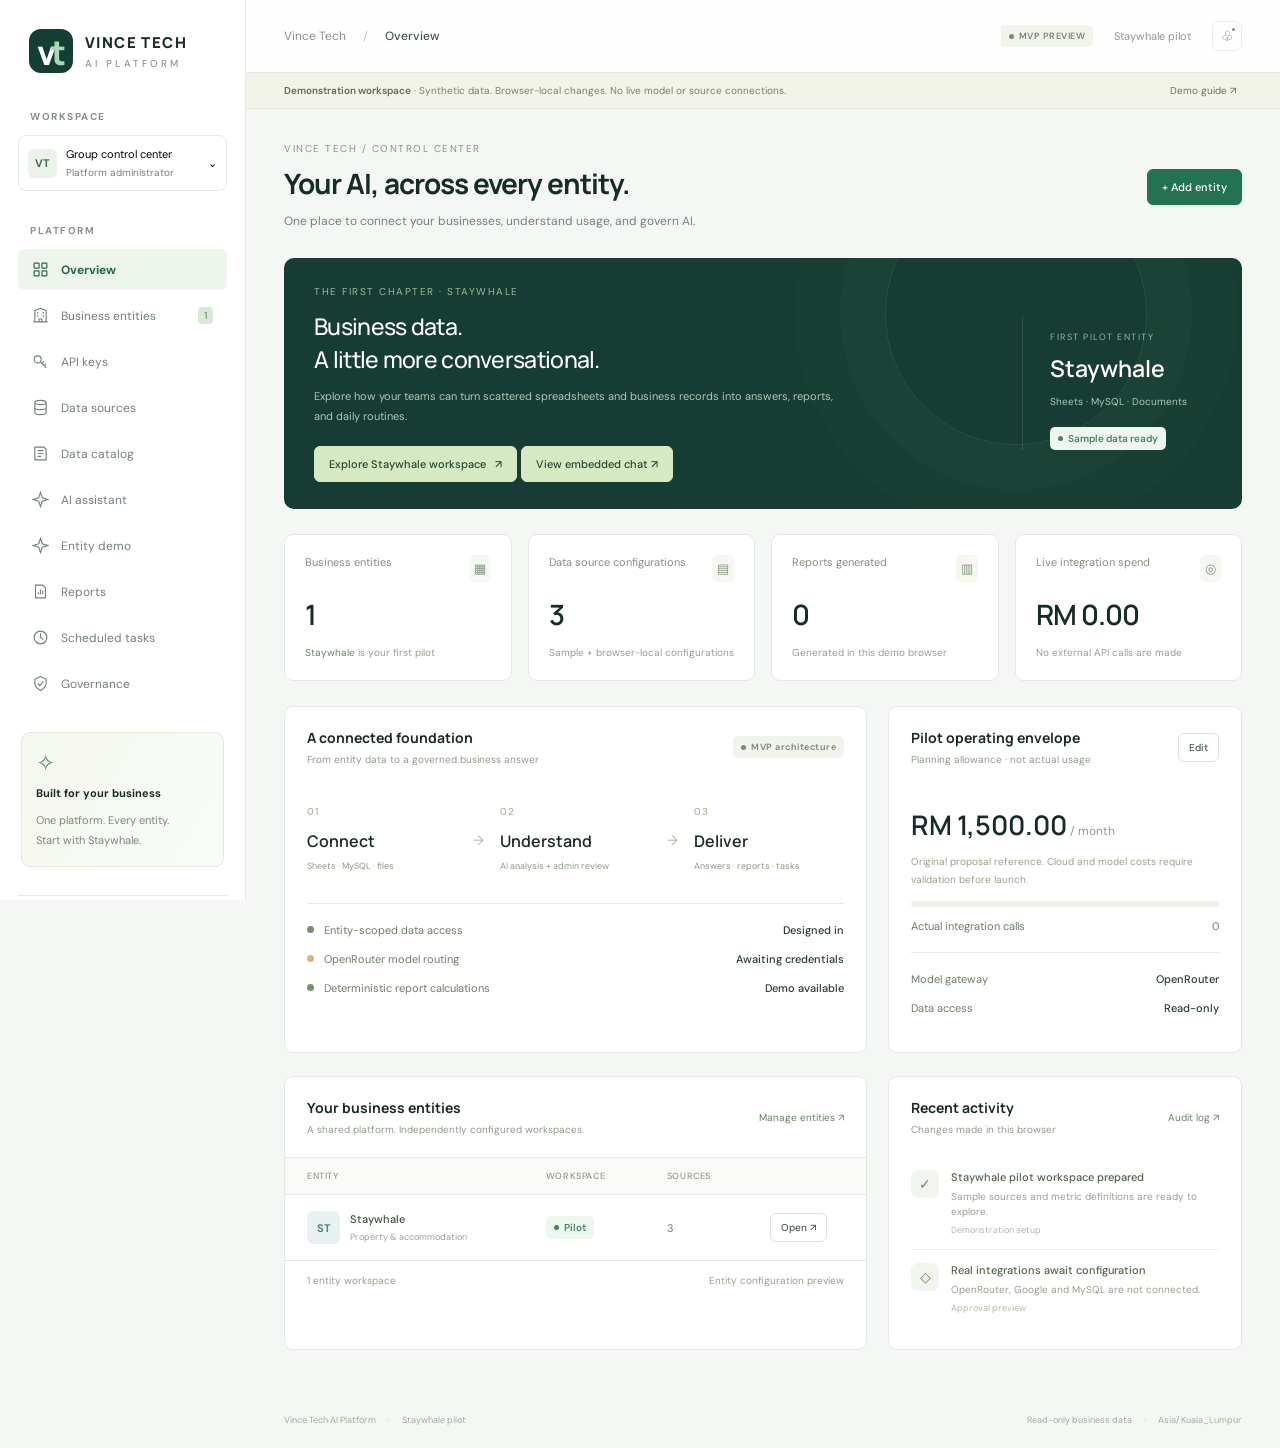
<file: index.html>
<!doctype html><html lang="en"><head><meta charset="utf-8"><meta name="viewport" content="width=device-width,initial-scale=1"><meta name="theme-color" content="#132d2a"><meta name="description" content="Vince Tech AI Platform interactive approval MVP with Staywhale pilot, source catalog, reporting, and governance."><link rel="icon" href="data:image/svg+xml,%3Csvg xmlns='http://www.w3.org/2000/svg' viewBox='0 0 32 32'%3E%3Crect width='32' height='32' rx='7' fill='%23173c33'/%3E%3Ctext x='5' y='23' fill='%23d5eac3' font-family='Arial' font-size='21'%3Evt%3C/text%3E%3C/svg%3E"><title>Vince Tech · AI Platform</title><link rel="stylesheet" href="style.css"></head><body><aside id="sidebar"><a class="brand" href="#overview"><span class="brandmark">v<span>t</span></span><span>VINCE TECH<small>AI PLATFORM</small></span></a><div class="workspace-label">WORKSPACE</div><button class="workspace" id="workspace"><span class="entity-logo">VT</span><span id="workspaceName">Group control center<small>Platform administrator</small></span><span>⌄</span></button><div class="workspace-label">PLATFORM</div><nav id="nav"></nav><div class="side-bottom"><div class="pilot-note"><span class="spark">✧</span><b>Built for your business</b><p>One platform. Every entity.<br>Start with Staywhale.</p></div><div class="profile"><span class="avatar">VT</span><span>Vince Tech Admin<small>Approval preview</small></span><button class="icon-button" id="guide" aria-label="Open demo guide">?</button></div></div></aside><div id="shell"><header><button class="icon-button mobile-menu" id="menu" aria-label="Toggle navigation">☰</button><div class="breadcrumb">Vince Tech <span>/</span> <b id="crumb">Overview</b></div><div class="header-right"><span class="badge neutral">MVP PREVIEW</span><span class="header-date">Staywhale pilot</span><button class="icon-button" id="notifications" aria-label="View notifications">♧<i></i></button></div></header><div class="demo-strip"><span><b>Demonstration workspace</b><span class="demo-detail"> · Synthetic data. Browser-local changes. No live model or source connections.</span></span><button id="tour">Demo guide ↗</button></div><main id="main"></main><footer><span>Vince Tech AI Platform <span class="footer-dot">·</span> Staywhale pilot</span><span>Read-only business data <span class="footer-dot">·</span> Asia/Kuala_Lumpur</span></footer></div><dialog id="modal"><div id="modalContent"></div></dialog><div id="toast" role="status"></div><script src="engine.js"></script><script src="assistant-ui.js"></script><script src="app.js"></script></body></html>
</file>
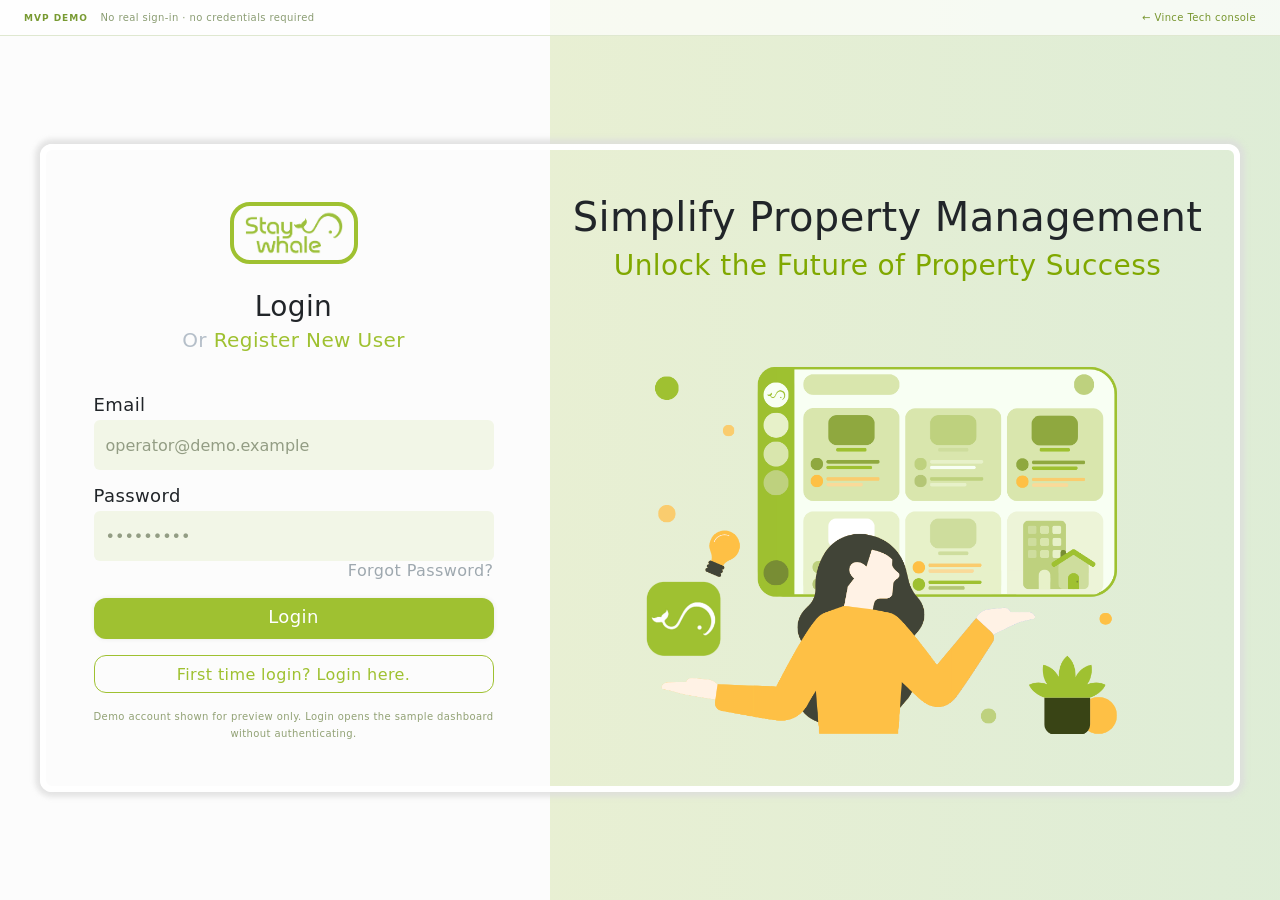
<file: staywhale-login.html>
<!doctype html><html lang="en"><head><meta charset="utf-8"><meta name="viewport" content="width=device-width,initial-scale=1"><meta name="theme-color" content="#9fc131"><title>Staywhale · Demo Login</title><meta name="description" content="Staywhale-branded MVP login preview. No real account credentials needed."><link rel="icon" href="assets/staywhale-icon.png"><link rel="stylesheet" href="staywhale-login.css"></head><body><header class="login-preview-bar"><span><b>MVP DEMO</b> No real sign-in · no credentials required</span><a href="index.html#integration">← Vince Tech console</a></header><main class="login-stage"><section class="login-card" aria-label="Staywhale demo login"><div class="login-input-col"><div class="login-logo"><img src="assets/staywhale-logo.png" alt="Staywhale" width="120"></div><div class="login-title"><h1>Login</h1><p>Or <button class="link" data-info="Registration is not required for this demonstration. Click Login to enter the sample workspace.">Register New User</button></p></div><div class="login-form"><label for="demoEmail">Email</label><input id="demoEmail" type="email" value="operator@demo.example" readonly autocomplete="off" aria-describedby="demoAccessNote"><label for="demoPassword">Password</label><input id="demoPassword" type="password" value="demo-only" readonly autocomplete="off" aria-describedby="demoAccessNote"><div class="forgot"><button data-info="This demonstration does not connect to Staywhale accounts. No password is required." class="link">Forgot Password?</button></div><a class="login-button" href="staywhale.html" aria-label="Login to demo workspace">Login</a><button class="first-login" data-info="Use the Login button above to enter the demo. The displayed account is a sample and is not a real Staywhale account.">First time login? Login here.</button><p class="demo-note" id="demoAccessNote">Demo account shown for preview only. Login opens the sample dashboard without authenticating.</p></div></div><div class="login-col"><h2>Simplify Property Management</h2><h3>Unlock the Future of Property Success</h3><img src="assets/staywhale-login-illustration.png" alt="Staywhale property management illustration" class="login-illustration"></div></section></main><dialog id="loginInfo"><h2>Staywhale demo</h2><p id="loginInfoText"></p><button id="closeLoginInfo">Got it</button></dialog><script src="staywhale-login.js"></script></body></html>
</file>
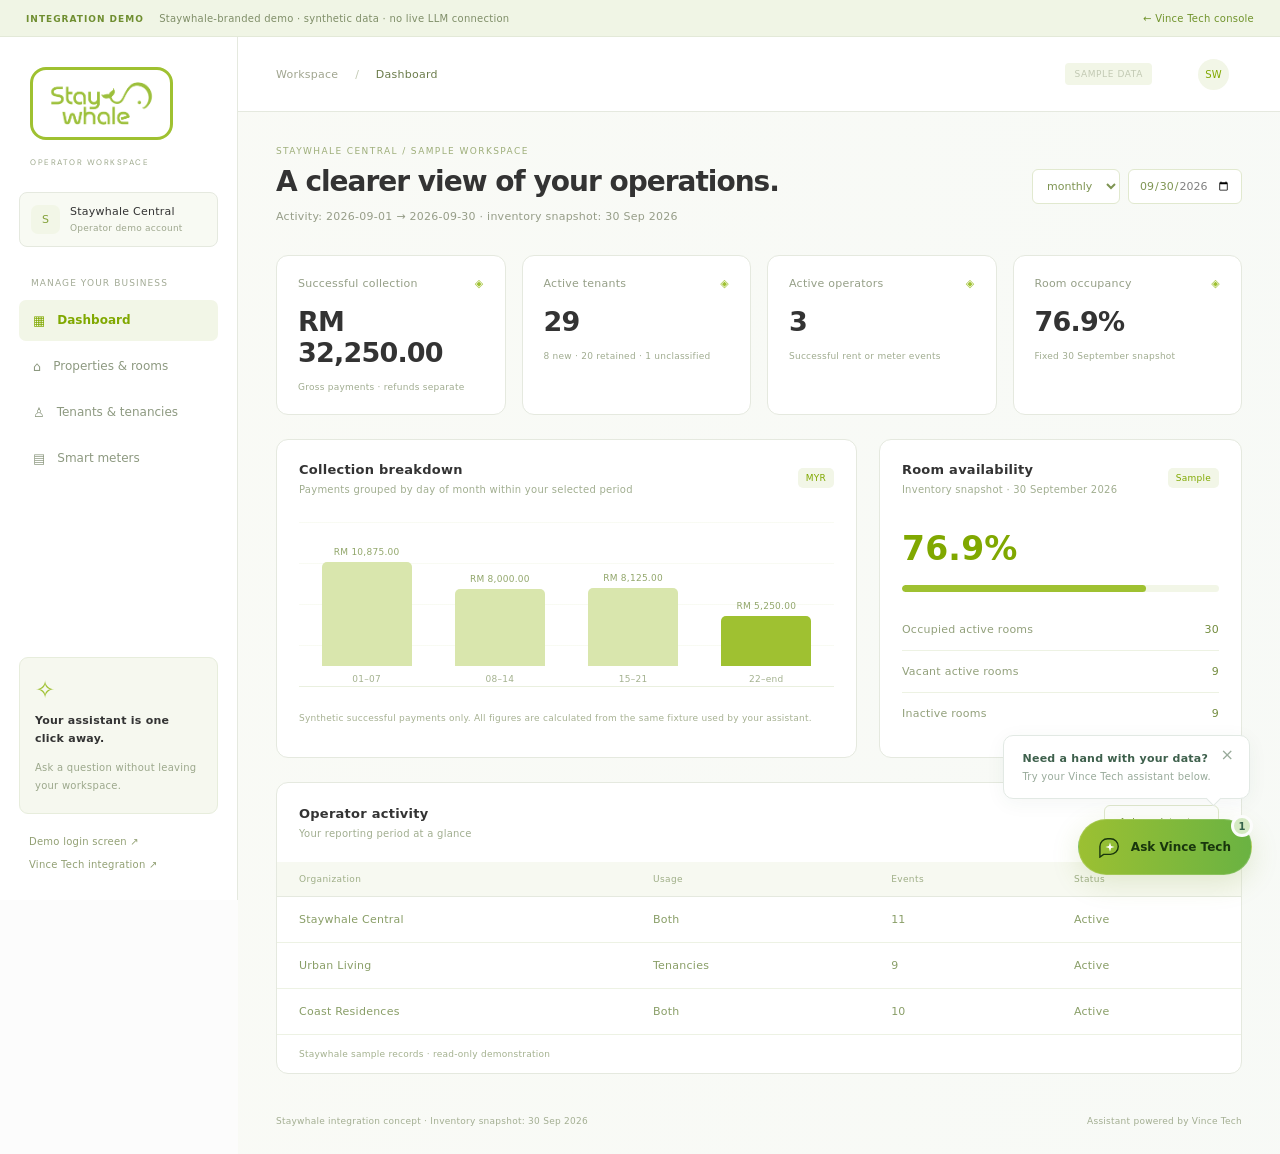
<file: staywhale.html>
<!doctype html><html lang="en"><head><meta charset="utf-8"><meta name="viewport" content="width=device-width,initial-scale=1"><meta name="theme-color" content="#155e91"><title>Staywhale · Embedded Vince Tech Assistant Demo</title><meta name="description" content="Experience the Vince Tech assistant embedded in a Staywhale operator dashboard. Interactive sample-data demonstration."><link rel="icon" href="assets/staywhale-icon.png"><link rel="stylesheet" href="staywhale.css"><link rel="stylesheet" href="assistant-embedded.css"></head><body><div class="integration-banner"><span><b>INTEGRATION DEMO</b> Staywhale-branded demo · synthetic data · no live LLM connection</span><a href="index.html#integration">← Vince Tech console</a></div><aside class="sw-sidebar"><a href="staywhale.html" class="sw-brand"><span class="sw-brand-frame"><img src="assets/staywhale-logo.png" alt="Staywhale"></span><small>OPERATOR WORKSPACE</small></a><div class="sw-org"><span>S</span><div>Staywhale Central<small>Operator demo account</small></div></div><div class="sw-nav-label">MANAGE YOUR BUSINESS</div><nav id="swNav"><button data-view="dashboard" aria-label="Dashboard" class="selected">▦ <span>Dashboard</span></button><button data-view="properties" aria-label="Properties & rooms">⌂ <span>Properties & rooms</span></button><button data-view="tenants" aria-label="Tenants & tenancies">♙ <span>Tenants & tenancies</span></button><button data-view="meters" aria-label="Smart meters">▤ <span>Smart meters</span></button></nav><div class="sw-sidebar-bottom"><div class="sw-tip"><span>✧</span><b>Your assistant is one click away.</b><p>Ask a question without leaving your workspace.</p></div><a href="staywhale-login.html">Demo login screen ↗</a><a href="index.html#integration">Vince Tech integration ↗</a></div></aside><div class="sw-shell"><header class="sw-header"><button id="swMenu" class="plain-icon sw-mobile" aria-label="Toggle Staywhale navigation">☰</button><div>Workspace <span>/</span> <b id="swCrumb">Dashboard</b></div><div class="sw-profile"><span class="sw-demo-tag">SAMPLE DATA</span><span class="sw-avatar">SW</span></div></header><main id="swMain"></main><footer class="sw-footer">Staywhale integration concept · Inventory snapshot: 30 Sep 2026 <span>Assistant powered by Vince Tech</span></footer></div><div class="launcher-hint" id="launcherHint"><b>Need a hand with your data?</b><span>Try your Vince Tech assistant below.</span><button id="dismissHint" aria-label="Dismiss assistant hint">×</button></div><button id="vtLauncher" class="vt-launcher" aria-label="Open Vince Tech assistant" aria-expanded="false" aria-controls="vtPanel"><svg viewBox="0 0 24 24" aria-hidden="true"><path d="M21 11.5a8.5 8.5 0 0 1-8.5 8.5H5l-4 3V11.5A8.5 8.5 0 0 1 9.5 3h3a8.5 8.5 0 0 1 8.5 8.5Z"/><path d="m12 7 1.2 3.8L17 12l-3.8 1.2L12 17l-1.2-3.8L7 12l3.8-1.2Z"/></svg><span>Ask Vince Tech</span><i id="vtUnread">1</i></button><section id="vtPanel" class="vt-panel" role="region" aria-labelledby="vtTitle" hidden><div class="vt-head"><div><h2 id="vtTitle">Staywhale assistant</h2><p>Structured sample queries · English / 中文 keywords</p></div><button id="vtReset" aria-label="Clear chat" title="Clear chat">Clear chat</button><button id="vtClose" aria-label="Minimize assistant" title="Minimize">−</button></div><div class="vt-period-controls"><label class="sr-only" for="vtPeriod">Assistant reporting frequency</label><select id="vtPeriod"><option value="daily">Daily</option><option value="weekly">Weekly</option><option value="monthly" selected>Monthly</option><option value="yearly">Yearly</option></select><label class="sr-only" for="vtDate">Assistant reporting date</label><input id="vtDate" type="date" min="2026-08-01" max="2026-10-31" value="2026-09-30"><span class="vt-engine-badge">Local demo engine</span></div><div class="vt-messages" id="vtMessages" role="log" aria-label="Conversation" aria-live="polite" aria-relevant="additions"></div><form id="vtForm" class="vt-form"><label for="vtInput" class="sr-only">Message Vince Tech assistant</label><textarea id="vtInput" rows="1" maxlength="1000" placeholder="Ask about your Staywhale data…" required></textarea><button id="vtSend" type="submit" aria-label="Send message">Send ↗</button></form><div class="vt-disclosure">Local scripted demo · no model call · <a href="index.html#catalog">review definitions ↗</a></div></section><dialog id="swReportDialog"><div class="print-actions"><b>Staywhale sample report</b><div><button id="swPrint">Print / save PDF</button><button id="swCloseReport" aria-label="Close report">×</button></div></div><div id="swReportContent"></div></dialog><div id="swToast" role="status"></div><script src="engine.js"></script><script src="assistant-ui.js"></script><script src="embedded.js"></script></body></html>
</file>
<file: style.css>
@import url('https://fonts.googleapis.com/css2?family=DM+Sans:wght@400;500;600;700&family=Manrope:wght@400;500;600;700;800&display=swap');
:root{--ink:#162c29;--muted:#74817d;--teal:#177f68;--mint:#e6f4ed;--line:#e4e9e5;--paper:#f5f7f4;--orange:#b9783d}*{box-sizing:border-box}body{margin:0;color:var(--ink);font:14px 'DM Sans',Arial,sans-serif;background:var(--paper)}button,input,select,textarea{font:inherit}button,a,input,select,textarea{outline-offset:4px}button{cursor:pointer}a{color:inherit;text-decoration:none}button{border:0}#sidebar{width:246px;position:fixed;inset:0 auto 0 0;background:#fff;border-right:1px solid var(--line);display:flex;flex-direction:column;padding:29px 18px 0;z-index:20}.brand{display:flex;align-items:center;gap:12px;padding:0 11px 34px;font:800 15px Manrope,Arial;letter-spacing:1.4px}.brand small{display:block;font:10px 'DM Sans',Arial;letter-spacing:3.1px;color:#7a8780;margin-top:4px}.brandmark{font:800 34px Manrope;letter-spacing:-5px;background:#143d34;color:white;width:44px;height:44px;text-align:center;border-radius:12px;padding-right:5px}.brandmark span{color:#a6d8b6}.workspace-label{font-size:10px;letter-spacing:1.5px;color:#87928b;font-weight:700;margin:3px 12px 12px}.workspace{display:flex;text-align:left;gap:9px;align-items:center;border:1px solid var(--line);background:white;padding:11px 9px;width:100%;border-radius:8px;font-size:11px;margin-bottom:30px}.workspace>span:last-child{margin-left:auto}.workspace small,.profile small{display:block;font-size:10px;color:var(--muted);margin-top:5px}.entity-logo{background:#eaf2e9;color:#436d53;width:29px;height:29px;border-radius:6px;display:inline-grid;place-items:center;font-weight:700;flex-shrink:0}nav{display:grid;gap:5px}nav a{display:flex;align-items:center;gap:12px;padding:12px 14px;color:#74807a;font-size:12px;border-radius:6px}nav a.active{background:#edf5ed;color:#24664a;font-weight:700}nav svg{width:17px;height:17px;stroke:currentColor;fill:none;stroke-width:1.6}nav .nav-count{margin-left:auto;font-size:10px;background:#d8ead7;color:#4b7d53;border-radius:4px;padding:2px 6px}.side-bottom{margin-top:auto}.pilot-note{border:1px solid #e4eadd;border-radius:9px;background:linear-gradient(120deg,#f5f8ef,#f9fbf8);padding:15px 14px;margin:28px 3px}.pilot-note b{font-size:11px;display:block;margin-top:8px}.pilot-note p{font-size:11px;line-height:1.8;color:#7b887b;margin-bottom:0}.spark{color:#62936c;font-size:23px}.profile{display:flex;align-items:center;gap:9px;padding:18px 3px;border-top:1px solid var(--line);font-size:11px}.avatar{background:#efe9dd;color:#8a7451;width:31px;height:31px;border-radius:50%;display:grid;place-items:center;font-size:10px}.profile button{margin-left:auto}#shell{margin-left:246px}header{height:73px;background:rgba(255,255,255,.9);border-bottom:1px solid var(--line);display:flex;align-items:center;justify-content:space-between;padding:0 38px}.breadcrumb{color:#87918b;font-size:12px}.breadcrumb span{margin:0 14px;color:#bdc6bd}.breadcrumb b{color:#45564c;font-weight:500}.header-right{display:flex;align-items:center;gap:21px}.header-date{font-size:11px;color:#8d978d}.icon-button{width:30px;height:30px;border-radius:6px;background:transparent;color:#6e7d71;border:1px solid #e8ece6;position:relative}.icon-button i{position:absolute;right:4px;top:4px;background:#73976a;border:2px solid white;width:7px;height:7px;border-radius:50%}.badge{font-size:10px;font-weight:600;display:inline-flex;align-items:center;gap:5px;border-radius:5px;background:#edf6ef;color:#48855c;padding:5px 8px;white-space:nowrap}.badge:before{content:'';height:5px;width:5px;background:currentColor;border-radius:50%}.badge.neutral{background:#f1f3ed;color:#7b876e;font-size:9px;letter-spacing:.5px}.badge.warn{background:#fff3e4;color:#a97635}.badge.blue{background:#edf2fa;color:#5577a4}.badge.off{background:#f3f1ef;color:#94897c}.demo-strip{display:flex;justify-content:space-between;align-items:center;padding:10px 38px;border-bottom:1px solid #e6e9dc;background:#f2f3e9;font-size:10px;color:#7b8069;gap:8px}.demo-strip b{font-weight:600;color:#626d52}.demo-strip button{background:none;color:#68774f;white-space:nowrap;font-size:10px}main{padding:33px 38px 24px;max-width:1700px;margin:auto;min-height:calc(100vh - 180px)}h1{font:700 28px Manrope,Arial;margin:0 0 9px;letter-spacing:-1px}h2{font:700 14px Manrope,Arial;margin:0}h3{font:700 13px Manrope,Arial;margin:0}.sub{font-size:12px;color:var(--muted);line-height:1.7;margin:0}.page-heading{display:flex;justify-content:space-between;align-items:center;gap:15px;margin-bottom:27px}.eyebrow{font-size:10px;letter-spacing:1.5px;color:#87977d;margin-bottom:9px}.actions{display:flex;gap:9px;align-items:center;flex-wrap:wrap}.btn{background:white;border:1px solid #dce3db;color:#455a4b;padding:10px 14px;border-radius:6px;font-size:11px;font-weight:500;display:inline-flex;align-items:center;gap:8px;justify-content:center;white-space:nowrap}.btn.primary{background:#237352;color:#fff;border-color:#237352;box-shadow:0 2px 2px #1b5d2510}.btn.danger{color:#ab5650}.btn:hover{filter:brightness(.97)}.btn.small{padding:7px 10px;font-size:10px}.hero{background:#173c33;border-radius:10px;padding:27px 30px;color:white;position:relative;overflow:hidden;display:flex;justify-content:space-between;gap:24px;margin-bottom:25px}.hero:after{content:'';position:absolute;width:260px;height:260px;border:1px solid #71907435;border-radius:50%;right:95px;top:-75px;box-shadow:0 0 0 45px #71907408,0 0 0 90px #71907408;pointer-events:none}.hero .eyebrow{color:#9aba9f}.hero h2{font-size:23px;font-weight:500;letter-spacing:-.7px;max-width:540px;line-height:1.4;margin:12px 0}.hero p{font-size:11px;line-height:1.8;color:#b3c6b8;max-width:520px}.hero .btn{background:#d5eac3;border-color:#d5eac3;color:#244731;margin-top:9px}.hero-side{z-index:1;min-width:190px;border-left:1px solid #ffffff20;padding:14px 0 0 27px;align-self:center}.hero-side small{font-size:9px;letter-spacing:1.5px;color:#9db59f;display:block}.hero-side b{font:600 23px Manrope;display:block;margin:9px 0}.hero-side p{margin:0;font-size:10px}.stats{display:grid;grid-template-columns:repeat(4,minmax(0,1fr));gap:16px;margin-bottom:25px}.stat{background:#fff;border:1px solid var(--line);border-radius:9px;padding:20px;min-width:0}.stat-top{display:flex;justify-content:space-between;color:#839080;font-size:11px;gap:6px}.stat-icon{color:#82977a;background:#f5f7f0;border-radius:5px;padding:5px;font-size:13px}.stat strong{display:block;font:600 28px Manrope;letter-spacing:-1px;margin:13px 0 9px}.stat small{font-size:10px;color:#94a08f}.stat small em{font-style:normal;color:#5c8764}.grid-two{display:grid;grid-template-columns:minmax(0,1.65fr) minmax(0,1fr);gap:21px;margin-bottom:23px}.panel{background:white;border:1px solid var(--line);border-radius:9px;overflow:hidden}.panel-head{padding:21px 22px;display:flex;justify-content:space-between;align-items:center;gap:12px}.panel-head p{font-size:10px;color:#8e9b8b;margin:6px 0 0}.panel-body{padding:0 22px 22px}.text-link{border:0;background:none;color:#688063;font-size:10px;white-space:nowrap}.chart{width:100%;height:190px;display:block}.chart-labels{display:flex;justify-content:space-between;font-size:9px;color:#91a08e;padding:0 8px}.chart-key{display:flex;gap:17px;font-size:9px;color:#83927d}.chart-key span:before{content:'';display:inline-block;width:6px;height:6px;background:#548865;border-radius:2px;margin-right:5px}.chart-key span:last-child:before{background:#cbdabb}.meter{height:6px;border-radius:6px;background:#eef1e9;overflow:hidden;margin:12px 0}.meter span{display:block;height:100%;background:#7ca06b;border-radius:6px}.budget-line{display:flex;justify-content:space-between;font-size:11px;color:#6b7d63}.budget-big{font:600 27px Manrope;margin:19px 0 3px}.budget-big small{font:12px 'DM Sans';color:#8d9a85}.divider{border-top:1px solid var(--line);margin:19px 0}.mini-row{display:flex;align-items:center;gap:10px;margin:15px 0;color:#6e7e67;font-size:11px}.mini-row .push{margin-left:auto;color:#293e2e;font-weight:500}.dot{width:7px;height:7px;border-radius:50%;background:#6e9764}.dot.amber{background:#d7b574}.table-wrap{overflow:auto}table{width:100%;border-collapse:collapse;text-align:left;white-space:nowrap}th{font-size:9px;text-transform:uppercase;font-weight:500;letter-spacing:.6px;color:#8d9987;background:#fafbf8;padding:12px 22px;border-top:1px solid var(--line);border-bottom:1px solid var(--line)}td{padding:16px 22px;font-size:11px;color:#6c7c64;border-bottom:1px solid #eef1e9}tbody tr:last-child td{border-bottom:0}td b{color:#3d5138;font-weight:500}.entity-cell{display:flex;align-items:center;gap:10px}.entity-cell small{display:block;color:#99a48f;font-size:9px;margin-top:5px}.entity-cell .entity-logo{width:33px;height:33px;background:#e8f1f1;color:#4d827e}.table-foot{padding:13px 22px;font-size:10px;color:#94a08b;display:flex;justify-content:space-between;border-top:1px solid var(--line)}.activity{display:flex;gap:12px;padding:13px 0;border-bottom:1px solid #eef1e9}.activity:last-child{border:0}.activity-icon{height:28px;width:28px;border-radius:7px;background:#f1f5ed;color:#6d8d5c;display:grid;place-items:center;flex-shrink:0}.activity b{display:block;font-size:11px;color:#526547;font-weight:500}.activity p{font-size:10px;color:#95a08c;margin:5px 0;line-height:1.5}.activity time{display:block;font-size:9px;color:#b0b8a7}.section-gap{margin-bottom:23px}.source-grid{display:grid;grid-template-columns:repeat(3,minmax(0,1fr));gap:18px;margin-bottom:24px}.source-card{padding:23px;border-radius:9px;border:1px solid var(--line);background:white}.source-card .source-icon{width:41px;height:41px;display:grid;place-items:center;border-radius:9px;background:#eaf3e8;color:#57884b;font-size:20px;margin-bottom:18px}.source-card p{color:#88967f;font-size:11px;line-height:1.8;min-height:40px}.source-card .badge{margin:10px 0 18px}.source-card .btn{width:100%}.notice{padding:14px 18px;background:#eef3e9;color:#6e8060;border:1px solid #e0e9d8;border-radius:7px;font-size:11px;line-height:1.8;margin-bottom:22px}.filters{display:flex;gap:10px;margin-bottom:20px;flex-wrap:wrap}.filters input{flex:1;min-width:170px}.field{display:block;margin:17px 0}.field span{display:block;font-size:11px;font-weight:600;margin-bottom:8px}input,select,textarea{background:white;border:1px solid #dce4d8;padding:10px 12px;border-radius:6px;color:#49603c;font-size:12px;max-width:100%}select{cursor:pointer}.field input,.field select,.field textarea{width:100%}textarea{resize:vertical;min-height:90px}.form-grid{display:grid;grid-template-columns:1fr 1fr;gap:0 18px}.form-grid .full{grid-column:1/-1}.empty{padding:45px;text-align:center;color:#8c9982;font-size:12px}.chat-layout{display:grid;grid-template-columns:minmax(0,1fr) 260px;gap:20px}.chat-box{min-height:520px;display:flex;flex-direction:column}.chat-messages{padding:27px;flex:1;max-height:580px;overflow:auto}.chat-welcome{text-align:center;padding:30px 0}.chat-welcome .spark{font-size:40px}.chat-welcome h2{font-size:21px;margin:17px 0 10px}.suggestions{display:grid;grid-template-columns:1fr 1fr;gap:10px;margin-top:25px}.suggestion{text-align:left;background:#fafbf7;border:1px solid var(--line);padding:16px;border-radius:7px;color:#748568;font-size:11px;line-height:1.6}.suggestion b{color:#45603a;display:block;font-size:12px;margin-bottom:5px}.chat-input{display:flex;align-items:flex-end;gap:10px;padding:18px;border-top:1px solid var(--line)}.chat-input textarea{flex:1;min-height:45px;height:45px;resize:none}.message{margin-bottom:19px;line-height:1.9;font-size:12px}.message.user{text-align:right}.message.user p{display:inline-block;max-width:85%;text-align:left;background:#edf4e9;padding:10px 17px;border-radius:12px 12px 0 12px;margin:0}.message.ai{background:#fafbf8;border:1px solid var(--line);padding:17px;border-radius:8px}.message.ai b{color:#335332}.message.ai .source-ref{font-size:10px;color:#879b7b;border-top:1px solid var(--line);padding-top:9px;margin-top:13px}.message.ai table{margin:12px 0}.message.ai td,.message.ai th{padding:8px 10px}.chat-side{padding:21px;height:max-content}.chat-side h3{margin-bottom:14px}.chat-side p{font-size:11px;color:#88977d;line-height:1.8}.token{font:10px monospace;background:#f2f5ed;border:1px solid #e6ecdf;border-radius:4px;padding:5px 7px;display:inline-block;margin:3px 2px;color:#748765}.schedule-card{display:flex;align-items:center;gap:17px;background:#fff;border:1px solid var(--line);border-radius:9px;padding:22px;margin-bottom:14px}.schedule-card .schedule-info{flex:1}.schedule-card p{font-size:11px;color:#8d9d80;margin:8px 0}.switch{width:35px;height:20px;background:#cbd4c3;border-radius:20px;padding:3px;display:inline-flex;align-items:center}.switch:before{content:'';height:14px;width:14px;background:white;border-radius:50%}.switch.on{background:#608a52;justify-content:flex-end}.policy-row{display:flex;align-items:center;justify-content:space-between;padding:20px 0;border-bottom:1px solid var(--line);gap:20px}.policy-row:last-child{border:0}.policy-row p{font-size:11px;color:#8d9d80;line-height:1.7;margin:6px 0 0}.role-tabs{display:flex;gap:7px;margin-bottom:20px}.role-tabs button{background:#e8ede2;color:#7c8f6f;padding:9px 15px;border-radius:6px;font-size:11px}.role-tabs button.active{background:#2a6748;color:white}.code-box{background:#17382e;color:#bed5ad;font:11px/1.9 monospace;padding:22px;border-radius:7px;overflow:auto;white-space:pre-wrap}.timeline-step{display:flex;gap:15px;margin:21px 0}.step-num{display:grid;place-items:center;width:26px;height:26px;border-radius:50%;background:#eef3e7;color:#6b8e52;font-size:11px;flex-shrink:0}.timeline-step p{font-size:11px;color:#8b9b7f;line-height:1.7;margin:5px 0}footer{display:flex;justify-content:space-between;padding:17px 38px 22px;font-size:9px;color:#a3ad9a;gap:12px}.footer-dot{margin:0 10px;color:#bdc5b4}dialog{border:1px solid var(--line);border-radius:13px;padding:27px;width:530px;max-width:calc(100vw - 30px);max-height:90vh;color:var(--ink);box-shadow:0 24px 90px #122b2840}dialog::backdrop{background:#0a201b70;backdrop-filter:blur(3px)}.modal-head{display:flex;align-items:center;justify-content:space-between;margin-bottom:13px}.modal-head h2{font-size:19px}.modal-actions{display:flex;justify-content:flex-end;gap:9px;margin-top:24px}#toast{position:fixed;bottom:25px;left:calc(50% + 100px);transform:translateX(-50%);background:#183e2d;color:#eaf5df;padding:13px 22px;border-radius:8px;box-shadow:0 8px 28px #122b2830;z-index:50;opacity:0;pointer-events:none;transition:opacity .2s;font-size:12px;max-width:90vw}#toast.visible{opacity:1}.mobile-menu{display:none}.metric-row{display:grid;grid-template-columns:repeat(3,1fr);gap:14px;margin-bottom:20px}.metric-box{padding:16px 20px;border:1px solid var(--line);border-radius:7px}.metric-box small{font-size:10px;color:#8b9c7d}.metric-box b{display:block;font:600 23px Manrope;margin-top:9px}.report-preview{padding:23px}.report-preview h2{font-size:18px}.report-preview .sub{margin:10px 0 23px}.report-preview table{margin-bottom:25px}.report-preview th,.report-preview td{padding:11px 12px}.inline-note{font-size:10px;color:#97a28c;line-height:1.8}.hidden{display:none!important}@media(min-width:1600px){main{padding-top:42px}.hero{padding:35px}.chart{height:220px}}@media(max-width:1150px){#sidebar{width:215px}#shell{margin-left:215px}header{padding:0 24px}main{padding:27px 24px}.demo-strip{padding:10px 24px}.stat{padding:15px}.stat strong{font-size:24px}.grid-two{grid-template-columns:1.35fr 1fr}.chat-layout{grid-template-columns:1fr}.chat-side{display:none}.hero-side{min-width:160px}.source-grid{grid-template-columns:repeat(2,1fr)}}@media(max-width:850px){#sidebar{width:225px;transform:translateX(-100%);transition:transform .2s}body.menu-open #sidebar{transform:translateX(0);box-shadow:0 0 0 100vw #102b2340}#shell{margin-left:0}.mobile-menu{display:block;margin-right:10px}header{height:62px;justify-content:flex-start}.header-right{margin-left:auto;gap:10px}.header-date{display:none}.grid-two{grid-template-columns:1fr}.stats{gap:10px}.page-heading{align-items:flex-start}h1{font-size:25px}.hero h2{font-size:21px}}@media(max-width:560px){header{padding:0 16px}.breadcrumb{font-size:10px}.breadcrumb span{margin:0 7px}.demo-strip{padding:9px 16px}.demo-detail{display:none}main{padding:23px 16px}.page-heading{flex-direction:column;margin-bottom:21px}.stats{grid-template-columns:repeat(2,1fr)}.stat strong{font-size:25px}.hero{padding:23px;display:block}.hero-side{display:none}.hero h2{font-size:23px}.hero p{font-size:11px}.source-grid{grid-template-columns:1fr}.form-grid{grid-template-columns:1fr}.form-grid .full{grid-column:auto}.schedule-card{flex-wrap:wrap;padding:16px;gap:12px}.schedule-info{min-width:65%}.metric-row{grid-template-columns:1fr}.suggestions{grid-template-columns:1fr}.chat-messages{padding:15px}.chat-input{padding:12px}.panel-head{padding:17px}footer{padding:17px 16px;flex-direction:column}.header-right .badge{font-size:8px}.table-foot{padding:13px 17px}.panel-body{padding:0 17px 18px}#toast{left:50%}}
@media print{#sidebar,header,.demo-strip,footer,.page-heading,.no-print,.modal-actions,#toast{display:none!important}#shell{margin:0}main{padding:0}body{background:white}dialog[open]{position:absolute;inset:0;max-height:none;width:100%;max-width:none;border:0;box-shadow:none}body:has(dialog[open]) main{display:none}dialog::backdrop{background:white}.modal-head button{display:none}table{white-space:normal}.panel{break-inside:avoid}}
.flow{display:flex;align-items:center;justify-content:space-between;padding:18px 0 10px;gap:10px}.flow>div{flex:1;min-width:0}.flow span{display:block;font-size:10px;letter-spacing:1px;color:#98aa8c;margin-bottom:12px}.flow b{font:600 16px Manrope;display:block}.flow small{font-size:9px;color:#8d9c82;display:block;margin-top:8px;line-height:1.5}.flow i{font-style:normal;color:#afbea1;padding:0 6px}.definition-text{white-space:normal;min-width:200px;max-width:470px;font-size:10px;line-height:1.7;color:#92a084;margin-top:7px}.check-label{display:flex;align-items:center;gap:9px;font-size:11px;color:#627b51}.check-label input{width:auto}.workspace-choice{display:grid;gap:12px;margin:24px 0 0}dialog:has(.report-preview){width:850px}dialog .report-preview{padding:12px 0}code{font-size:10px;word-break:break-word}.report-preview h3{margin-top:20px}.report-preview table{white-space:normal}.message.ai .table-wrap{margin:12px 0}.message.ai table{white-space:normal}.source-card .btn{margin-top:3px}@media(max-width:560px){.flow{gap:5px}.flow i{padding:0}.flow b{font-size:13px}.flow small{font-size:8px}.flow span{font-size:9px}.panel-head .badge{font-size:8px}.report-preview{padding:17px}}
#sidebar{overflow-y:auto}#sidebar .brand,#sidebar .workspace,#sidebar nav{flex-shrink:0}
</file>
<file: staywhale-login.css>
*{box-sizing:border-box}body{margin:0;background:#fcfcfc;letter-spacing:.4px;font-family:system-ui,-apple-system,"Segoe UI",Roboto,"Helvetica Neue","Noto Sans","Liberation Sans",Arial,sans-serif;color:#212529}body:before{content:'';position:fixed;inset:0 0 0 43%;z-index:-1;background:linear-gradient(270.04deg,rgba(97,176,69,.2) -18.53%,rgba(159,193,49,.2) 107.22%)}button,input{font:inherit}button,a,input{outline-offset:4px}button{cursor:pointer}a{text-decoration:none}.login-preview-bar{height:36px;display:flex;align-items:center;justify-content:space-between;gap:12px;padding:0 24px;font-size:10px;background:#ffffffb3;color:#8a9c72;border-bottom:1px solid #dfe8d0}.login-preview-bar b{font-size:9px;letter-spacing:1px;color:#789a32;margin-right:9px}.login-preview-bar a{color:#78962f;white-space:nowrap}.login-stage{display:grid;place-items:center;min-height:calc(100dvh - 36px);padding:35px 24px}.login-card{display:grid;grid-template-columns:5fr 7fr;max-width:1200px;width:100%;min-height:630px;border:6px solid white;border-radius:12px;box-shadow:0 0 5px 5px #dcdcdcbf;background:transparent}.login-input-col{padding:30px 40px 22px;display:flex;flex-direction:column;justify-content:center}.login-logo{border:4px solid #9fc131;border-radius:20px;line-height:0;align-self:center}.login-logo img{display:block;width:120px;height:auto}.login-title{text-align:center;margin-top:26px}.login-title h1{font-size:28px;font-weight:500;line-height:1.2;margin:0 0 5px}.login-title p{font-size:20px;color:#b5bfc9;margin:0}.link{background:transparent;border:0;padding:0;color:#9fc131;letter-spacing:.4px;font:inherit}.login-form{margin:42px auto 0;width:100%;max-width:400px}.login-form label{display:block;font-size:18px;font-weight:500;margin-bottom:5px}.login-form input{height:50px;background:#f2f6e7;border:0;border-radius:6px;padding:12px;font-size:16px;color:#939d84;width:100%;margin-bottom:15px;cursor:default}.login-form input:focus{outline:3px solid #9fc13140;outline-offset:0}.login-form input[type=password]{margin-bottom:0}.forgot{text-align:right;margin-bottom:18px}.forgot .link{color:#9ea8af;font-size:16px;font-weight:500}.login-button{display:block;width:100%;text-align:center;border-radius:12px;background:#9fc131;color:#fff;font-size:18px;font-weight:500;padding:8px 15px;box-shadow:0 0 5px #00000013;min-height:41px}.login-button:hover{background:#adca50}.first-login{display:block;width:100%;background:transparent;border:1px solid #9fc131;color:#9fc131;border-radius:12px;font-size:16px;padding:7px 10px;margin-top:16px;letter-spacing:.4px;min-height:38px}.demo-note{font-size:10px;color:#91a174;line-height:1.7;text-align:center;margin:15px 0 0}.login-col{padding:43px 28px 35px;display:flex;flex-direction:column;align-items:center;justify-content:center}.login-col h2{font-size:40px;font-weight:500;line-height:1.2;margin:0 0 8px;text-align:center;letter-spacing:.4px;white-space:nowrap}.login-col h3{font-size:28px;font-weight:500;line-height:1.2;color:#80a800;margin:0 0 42px;text-align:center;letter-spacing:.4px;white-space:nowrap}.login-illustration{display:block;width:80%;max-width:520px;height:auto}dialog{max-width:calc(100vw - 32px);width:430px;border:1px solid #e1e9d3;border-radius:12px;padding:25px;color:#45552f;box-shadow:0 15px 60px #31451c30}dialog::backdrop{background:#253c1360}dialog h2{font-size:20px;margin-top:0}dialog p{font-size:13px;line-height:1.9;color:#849565}dialog button{display:block;margin-left:auto;background:#9fc131;color:#31420c;border:0;padding:10px 18px;border-radius:8px}@media(max-width:1250px){.login-col h2{font-size:32px}.login-col h3{font-size:23px}.login-input-col{padding:30px}.login-card{min-height:610px}}@media(max-width:991px){body:before{display:none}.login-stage{padding:30px 18px}.login-card{grid-template-columns:1fr;max-width:600px;min-height:0;border:0;box-shadow:none}.login-input-col{padding:20px 30px 35px}.login-col{background:linear-gradient(270.04deg,rgba(97,176,69,.2) -18.53%,rgba(159,193,49,.2) 107.22%);border-radius:0 0 12px 12px;padding:35px 20px}.login-col h2{font-size:28px;white-space:normal}.login-col h3{font-size:20px;white-space:normal;margin-bottom:25px}.login-illustration{width:80%;max-width:370px}.login-form{margin-top:35px}.login-preview-bar{height:auto;min-height:40px;padding:8px 14px;font-size:9px;line-height:1.6}.login-preview-bar b{display:block}.login-preview-bar a{font-size:9px}}@media(max-width:420px){.login-stage{padding:24px 12px}.login-input-col{padding:16px 12px 30px}.login-title h1{font-size:27px}.login-title p{font-size:18px}.login-form label{font-size:16px}.login-col h2{font-size:25px}.login-col h3{font-size:18px}.login-col{padding:30px 16px}.login-illustration{width:92%}}
</file>
<file: staywhale.css>
:root{--sw-blue:#80a800;--sw-ink:#333333;--sw-muted:#939990;--sw-line:#e5e9df;--vt-green:#1c654f}*{box-sizing:border-box}body{margin:0;background:#fcfcfc;color:var(--sw-ink);font:13px system-ui,-apple-system,"Segoe UI",Roboto,"Helvetica Neue",Arial,sans-serif}button,input,select,textarea{font:inherit}button,a,input,textarea,select{outline-offset:4px}button{cursor:pointer}a{color:inherit;text-decoration:none}button{border:0}.integration-banner{height:37px;background:#f0f5e5;color:#7f8e68;display:flex;align-items:center;justify-content:space-between;padding:0 26px;font-size:10px;border-bottom:1px solid #e3e9d8;position:relative;z-index:30;gap:15px}.integration-banner b{color:#6f8e30;font-size:9px;letter-spacing:1px;margin-right:12px}.integration-banner a{white-space:nowrap;color:#70932b}.sw-sidebar{position:fixed;left:0;top:37px;bottom:0;width:238px;background:white;border-right:1px solid var(--sw-line);padding:30px 19px;display:flex;flex-direction:column;z-index:10}.sw-brand{display:flex;align-items:center;gap:10px;color:#9fc131;margin:0 8px 34px;font:800 24px system-ui,Arial;letter-spacing:-1px}.sw-brand svg{width:36px}.sw-brand small{display:block;font:8px 'DM Sans',Arial;letter-spacing:1.6px;color:#9ba88b;margin-top:5px}.sw-org{display:flex;gap:10px;align-items:center;background:#f8faf3;border:1px solid var(--sw-line);padding:12px 11px;border-radius:8px;font-size:11px;margin-bottom:31px}.sw-org>span{background:#f2f6e7;border-radius:7px;width:29px;height:29px;display:grid;place-items:center;color:#83a13a}.sw-org small{display:block;color:#9ea78e;font-size:9px;margin-top:5px}.sw-nav-label{font-size:9px;color:#a3ab96;letter-spacing:1.1px;margin:0 12px 12px}.sw-sidebar nav{display:grid;gap:5px}.sw-sidebar nav button{background:none;text-align:left;color:#8d9980;padding:13px 14px;border-radius:7px;display:flex;gap:12px;align-items:center}.sw-sidebar nav button span{font-size:12px}.sw-sidebar nav button.selected{color:#80a800;background:#f2f6e7;font-weight:600}.sw-sidebar-bottom{margin-top:auto}.sw-tip{background:#f6f8ef;border:1px solid #e7eddc;padding:18px 15px;border-radius:9px;margin-bottom:22px}.sw-tip>span{font-size:24px;color:#9fc131}.sw-tip b{display:block;font-size:11px;line-height:1.7;margin-top:8px}.sw-tip p{color:#9ca88c;font-size:10px;line-height:1.8;margin-bottom:0}.sw-sidebar-bottom>a{font-size:10px;color:#92a074;margin:0 10px}.sw-shell{margin-left:238px}.sw-header{height:75px;background:#fff;border-bottom:1px solid var(--sw-line);display:flex;align-items:center;justify-content:space-between;padding:0 38px;font-size:11px;color:#a0a58f}.sw-header>div>span{margin:0 13px;color:#c2c9b3}.sw-header b{font-weight:500;color:#6b7c4b}.sw-profile{display:flex;align-items:center;gap:20px}.sw-demo-tag{font-size:9px;letter-spacing:.6px;background:#f2f6e7;padding:6px 9px;border-radius:4px;color:#8ca34d}.sw-avatar{display:grid;place-items:center;background:#f2f6e7;color:#85a330;width:31px;height:31px;border-radius:50%;font-size:10px}.sw-shell main{padding:34px 38px;max-width:1600px;margin:auto;min-height:calc(100vh - 168px)}.sw-title-row{display:flex;justify-content:space-between;align-items:center;gap:16px;margin-bottom:28px}.sw-title-row h1{font:700 28px system-ui,Arial;letter-spacing:-1px;margin:0 0 9px}.sw-sub{font-size:11px;color:#969d88;line-height:1.8;margin:0}.sw-eyebrow{font-size:9px;letter-spacing:1.4px;color:#9eae7a;margin-bottom:9px}.sw-button{border:1px solid #e1e9cf;background:white;border-radius:6px;color:#849b4e;font-size:11px;padding:10px 14px;white-space:nowrap}.sw-button.blue{background:#9fc131;color:white;border-color:#9fc131}.sw-filters{display:flex;align-items:center;gap:8px;flex-wrap:wrap}.sw-filters select,.sw-filters input{background:white;border:1px solid #e1e9cf;border-radius:6px;color:#7e9452;font-size:11px;padding:9px 10px;min-width:0}.sw-stats{display:grid;grid-template-columns:repeat(4,minmax(0,1fr));gap:16px;margin-bottom:24px}.sw-stat{padding:21px;background:white;border:1px solid var(--sw-line);border-radius:9px}.sw-stat .stat-label{font-size:11px;color:#959f87;display:flex;justify-content:space-between;gap:5px}.sw-stat .stat-label span{color:#9fc131}.sw-stat strong{display:block;font:600 27px system-ui;letter-spacing:-.8px;margin:16px 0 10px}.sw-stat small{color:#a0ac90;font-size:9px}.sw-panels{display:grid;grid-template-columns:minmax(0,1.6fr) minmax(0,1fr);gap:22px;margin-bottom:24px}.sw-card{background:#fff;border:1px solid var(--sw-line);border-radius:9px;min-width:0;overflow:hidden}.sw-card-head{padding:22px;display:flex;align-items:center;justify-content:space-between;gap:12px}.sw-card-head h2{font:700 13px system-ui;margin:0}.sw-card-head p{color:#a1ae90;font-size:10px;margin:7px 0 0}.sw-card-body{padding:0 22px 23px}.sw-card-head .sw-pill{white-space:nowrap}.sw-pill{font-size:9px;background:#f2f6e7;color:#80a800;padding:5px 8px;border-radius:5px;display:inline-block}.sw-pill.inactive{background:#f3f1ee;color:#a29889}.sw-chart{display:flex;gap:18px;align-items:flex-end;height:170px;padding:14px 10px 20px;border-bottom:1px solid #eaf0df;position:relative;background:repeating-linear-gradient(to top,transparent,transparent 40px,#f2f6e7 41px)}.sw-bar-col{height:100%;flex:1;display:flex;flex-direction:column;justify-content:flex-end;align-items:center;position:relative}.sw-bar{width:100%;max-width:90px;background:#d9e6ad;border-radius:5px 5px 0 0;min-height:3px}.sw-bar-col:last-child .sw-bar{background:#9fc131}.sw-bar-col small{position:absolute;bottom:-18px;font-size:9px;color:#a3b18e}.sw-bar-col b{font-size:9px;font-weight:500;color:#91a66a;margin-bottom:5px}.sw-chart-caption{margin:24px 0 0;color:#a6b192;font-size:9px;line-height:1.7}.sw-summary-line{display:flex;align-items:center;justify-content:space-between;padding:14px 0;border-bottom:1px solid #edf2e3;font-size:11px;color:#92a07b}.sw-summary-line:last-child{border:0}.sw-summary-line b{font-weight:500;color:#738c3e}.sw-progress{height:7px;background:#f2f6e7;border-radius:10px;overflow:hidden;margin:17px 0}.sw-progress span{display:block;background:#9fc131;height:100%;border-radius:10px}.sw-occupancy{font:600 33px system-ui;color:#80a800;margin:12px 0}.sw-inventory-grid{display:grid;grid-template-columns:1fr 1fr;gap:12px;margin-top:20px}.sw-mini{background:#f7f9f1;padding:13px;border-radius:6px}.sw-mini small{font-size:9px;color:#9eac89}.sw-mini b{display:block;font:600 19px system-ui;color:#819c46;margin-top:7px}.sw-table-wrap{overflow:auto}table{border-collapse:collapse;width:100%;text-align:left}th{font-size:9px;letter-spacing:.4px;font-weight:500;color:#9fae87;background:#f7f9f1;border-bottom:1px solid var(--sw-line);padding:12px 22px;white-space:nowrap}td{font-size:11px;color:#899e67;padding:16px 22px;border-bottom:1px solid #edf2e4;white-space:nowrap}td b{color:#728d3c;font-weight:500}.sw-card-foot{padding:14px 22px;color:#a4b18f;font-size:9px}.sw-footer{padding:8px 38px 28px;display:flex;justify-content:space-between;font-size:9px;color:#a9b49b;gap:15px}.plain-icon{background:transparent;color:#8ba361;font-size:17px}.sw-mobile{display:none}.sw-note{background:#f2f6e7;padding:13px 17px;border-radius:7px;font-size:11px;color:#8ba15e;line-height:1.8;margin-bottom:23px}
.vt-launcher{position:fixed;right:28px;bottom:25px;z-index:42;background:#1c654f;color:white;border:1px solid #ffffff28;padding:16px 20px;border-radius:40px;box-shadow:0 8px 30px #16493335;display:flex;align-items:center;gap:10px;font-size:12px;font-weight:600;transition:transform .15s}.vt-launcher:hover{transform:translateY(-3px);background:#185c46}.vt-launcher svg{width:22px;height:22px;fill:none;stroke:currentColor;stroke-width:1.5}.vt-launcher svg path:last-child{fill:#c0dfb1;stroke:none}.vt-launcher i{position:absolute;right:-2px;top:-5px;background:#d5eac3;border:3px solid #fcfcfc;width:22px;height:22px;border-radius:50%;color:#34624a;display:grid;place-items:center;font-style:normal;font-size:10px}.launcher-hint{position:fixed;right:30px;bottom:101px;background:white;border:1px solid #e2e9e4;box-shadow:0 4px 20px #2548340d;border-radius:10px;padding:16px 38px 16px 18px;z-index:40}.launcher-hint:after{content:'';position:absolute;bottom:-6px;right:30px;width:10px;height:10px;background:white;transform:rotate(45deg);border-right:1px solid #e2e9e4;border-bottom:1px solid #e2e9e4}.launcher-hint b{display:block;font-size:11px;font-weight:600;color:#3e604c}.launcher-hint span{display:block;font-size:10px;color:#98aa9a;margin-top:6px}.launcher-hint button{position:absolute;right:9px;top:8px;background:none;color:#98aa9a;font-size:16px}.vt-panel{position:fixed;right:28px;bottom:99px;width:398px;height:min(670px,calc(100dvh - 145px));background:#fff;border:1px solid #dbe5df;border-radius:17px;box-shadow:0 15px 65px #183d3430;z-index:45;display:flex;flex-direction:column;overflow:hidden}.vt-panel[hidden],[hidden]{display:none!important}.vt-head{display:flex;align-items:center;gap:11px;background:#1b4e3f;color:white;padding:19px 17px}.vt-avatar{width:36px;height:36px;border-radius:11px;background:#ffffff15;display:grid;place-items:center;color:#d5eac3;font-size:24px;flex-shrink:0}.vt-head h2{font:600 14px system-ui;margin:0}.vt-head p{font-size:10px;color:#adccbb;margin:6px 0 0}.vt-head button{background:none;color:#b7d0c1;font-size:22px;width:27px;height:30px;border-radius:5px}.vt-head button:first-of-type{margin-left:auto;font-size:19px}.vt-head button:hover{background:#ffffff12}.vt-context{display:flex;justify-content:space-between;padding:10px 17px;background:#f0f5ee;color:#8c9f87;font-size:9px;border-bottom:1px solid #e8eee4}.vt-context span:first-child{color:#68865a}.vt-messages{flex:1;overflow:auto;overscroll-behavior:contain;padding:17px 14px;min-height:100px;scroll-behavior:smooth;background:#fbfcfa}.vt-msg{display:flex;gap:7px;margin-bottom:15px;align-items:flex-start;animation:message-in .16s ease-out}.vt-msg.user{justify-content:flex-end}.vt-msg .msg-avatar{background:#e9f1e4;color:#6c8b5b;width:23px;height:23px;flex-shrink:0;border-radius:7px;display:grid;place-items:center;font-size:15px}.vt-bubble{background:white;border:1px solid #e5ece0;border-radius:0 10px 10px 10px;padding:12px 13px;max-width:calc(100% - 31px);font-size:11px;line-height:1.8;color:#526a46;overflow-wrap:anywhere;min-width:0}.vt-msg.user .vt-bubble{max-width:87%;background:#eaf2e4;color:#416132;border-color:#e4eddd;border-radius:10px 0 10px 10px;white-space:pre-wrap}.vt-bubble p{margin:0 0 10px}.vt-bubble p:last-child{margin-bottom:0}.vt-bubble b{font-weight:600;color:#315627}.vt-bubble .vt-answer-source{font-size:8px;color:#9aaa8e;line-height:1.8;border-top:1px solid #edf1e8;margin-top:11px;padding-top:8px}.vt-bubble table{margin:9px 0;table-layout:fixed;width:100%}.vt-bubble td,.vt-bubble th{font-size:9px;padding:7px 4px;white-space:normal;border-bottom:1px solid #edf1e7;color:#738566;overflow-wrap:anywhere}.vt-bubble th{background:#f6f8f2;color:#8a9c7b;letter-spacing:0}.vt-bubble .vt-total{font:600 22px system-ui;color:#2f603e;display:block;margin:6px 0 10px}.vt-bubble .vt-period{color:#98a88d;font-size:9px}.vt-inline-actions{display:flex;flex-wrap:wrap;gap:6px;margin-top:12px}.vt-action{background:#f1f6ec;color:#5c7d46;border:1px solid #dfebd5;border-radius:5px;font-size:9px;padding:7px 9px;line-height:1.5}.vt-action.primary{background:#2c6c4e;border-color:#2c6c4e;color:white}.vt-action:disabled{opacity:.55;cursor:default}.vt-confirm-card{border-top:1px solid #e6eddf;margin-top:9px;padding-top:10px}.vt-confirm-card div{font-size:10px;margin:4px 0}.vt-confirm-card span{color:#94a485}.vt-quick{display:flex;gap:6px;padding:10px 13px;overflow:auto;flex-shrink:0;border-top:1px solid #edf0e9;scrollbar-width:thin}.vt-quick button{white-space:nowrap;border:1px solid #e2eadd;background:white;padding:7px 10px;border-radius:20px;color:#739363;font-size:10px}.vt-quick button:hover{background:#f2f6ed}.vt-form{display:flex;align-items:flex-end;gap:8px;padding:10px 13px 8px}.vt-form textarea{flex:1;min-width:0;resize:none;height:42px;max-height:100px;border:1px solid #e3eadc;border-radius:8px;padding:12px 11px;color:#3e5e32;font-size:12px;background:#fcfdfb}.vt-form textarea::placeholder{color:#a3b298}.vt-form button{height:41px;width:40px;flex-shrink:0;background:#287052;color:white;border-radius:8px;display:grid;place-items:center}.vt-form svg{width:20px;stroke:currentColor;fill:none;stroke-width:1.6}.vt-disclosure{padding:0 13px 12px;text-align:center;color:#a7b19c;font-size:8px}.vt-disclosure a{color:#819974}.sr-only{position:absolute;width:1px;height:1px;padding:0;margin:-1px;overflow:hidden;clip:rect(0,0,0,0);white-space:nowrap;border:0}.vt-cohort-bars{display:grid;gap:6px;margin:10px 0}.vt-cohort-bars>div{display:flex;gap:7px;align-items:center}.vt-cohort-bars small{font-size:8px;min-width:35px;color:#8da07e}.vt-cohort-bars i{height:5px;background:#8fb67a;border-radius:5px;display:block}.vt-cohort-bars>div:last-child i{background:#c3d6b7}#swReportDialog{width:760px;max-width:calc(100vw - 24px);max-height:90dvh;border:1px solid #dfe6dc;border-radius:12px;color:#34582e;padding:23px;box-shadow:0 20px 70px #17382c40}#swReportDialog::backdrop{background:#15352970;backdrop-filter:blur(3px)}.print-actions{display:flex;align-items:center;justify-content:space-between;padding-bottom:18px;border-bottom:1px solid #e5ebdf;font-size:13px}.print-actions>div{display:flex;gap:8px}.print-actions button{background:#edf4e7;color:#5c7c48;padding:8px 10px;border-radius:5px;font-size:11px}.sw-print h2{font:600 23px system-ui}.sw-print p{font-size:11px;line-height:1.9;color:#8b9c7d}.sw-print td,.sw-print th{padding:10px 13px;white-space:normal}.sw-print h3{font-size:13px;margin-top:22px}#swToast{position:fixed;bottom:30px;left:calc(50% - 120px);max-width:70vw;padding:13px 20px;background:#224e39;color:#e6efdc;border-radius:7px;font-size:11px;box-shadow:0 7px 25px #234d3430;z-index:70;display:none}.sw-chart-empty{height:160px;display:grid;place-items:center;font-size:11px;color:#9aaabd}@keyframes message-in{from{opacity:0;transform:translateY(4px)}to{opacity:1;transform:translateY(0)}}@media(prefers-reduced-motion:reduce){*{animation:none!important;transition:none!important;scroll-behavior:auto!important}}@media(max-width:1150px){.sw-sidebar{width:215px}.sw-shell{margin-left:215px}.sw-header{padding:0 25px}.sw-shell main{padding:28px 25px}.sw-title-row{align-items:flex-start;flex-wrap:wrap}.sw-stat{padding:17px}.sw-stat strong{font-size:23px}.sw-panels{grid-template-columns:1.25fr 1fr}}@media(max-width:850px){.sw-sidebar{transform:translateX(-100%);transition:transform .2s}.sw-sidebar.open{transform:translateX(0);box-shadow:0 0 0 100vw #36500d35}.sw-shell{margin-left:0}.sw-mobile{display:block}.sw-header{justify-content:flex-start;gap:15px}.sw-profile{margin-left:auto}.sw-panels{grid-template-columns:1fr 1fr}.sw-stats{gap:10px}.sw-stat strong{font-size:24px}}@media(max-width:560px){.integration-banner{height:auto;min-height:43px;padding:9px 14px;align-items:flex-start;font-size:9px;line-height:1.6;gap:10px}.integration-banner b{display:block;margin:0}.integration-banner a{padding-top:5px;font-size:9px}.sw-sidebar{top:62px}.sw-header{height:61px;padding:0 16px}.sw-header>div>span{margin:0 7px}.sw-shell main{padding:24px 16px}.sw-title-row h1{font-size:26px}.sw-stats{grid-template-columns:1fr 1fr}.sw-stat{padding:16px}.sw-stat .stat-label{font-size:10px}.sw-stat strong{font-size:24px}.sw-panels{grid-template-columns:1fr}.sw-card-head{padding:18px}.sw-card-body{padding:0 18px 20px}.sw-footer{padding:12px 16px 110px;flex-direction:column;gap:7px}.sw-filters input,.sw-filters select{font-size:11px}.vt-launcher{right:17px;bottom:19px;padding:15px 17px}.launcher-hint{right:19px;bottom:95px;max-width:calc(100vw - 38px)}.vt-panel{right:12px;bottom:88px;width:calc(100vw - 24px);height:min(680px,calc(100dvh - 105px));border-radius:14px}.vt-head{padding:16px 14px}.vt-form textarea{font-size:16px;padding:10px;height:42px}.vt-form textarea::placeholder{font-size:12px}.vt-bubble{font-size:12px}#swToast{left:16px;bottom:90px;max-width:calc(100vw - 32px)}.sw-demo-tag{display:none}.sw-print td,.sw-print th{font-size:10px;padding:9px}.sw-chart{gap:10px}}
@media print{body>*{display:none!important}#swReportDialog[open]{display:block!important;position:absolute;inset:0;max-width:none;width:100%;max-height:none;border:0;box-shadow:none;padding:20px}#swReportDialog::backdrop{background:white}.print-actions{display:none}#swReportContent{display:block!important}.sw-print table{break-inside:auto}.sw-print tr{break-inside:avoid}}

/* Brand reference: app.staywhale.com/app/user_sign_in. */
body{letter-spacing:.25px}.sw-brand{display:block;margin:0 11px 25px;letter-spacing:0}.sw-brand-frame{display:inline-block;border:3px solid #9fc131;border-radius:16px;padding:5px 6px;background:white;line-height:0}.sw-brand img{width:125px;height:auto;display:block}.sw-brand small{font-size:8px;letter-spacing:1.5px;margin-top:11px;color:#9da88c}.sw-sidebar nav button.selected{background:#f2f6e7;color:#80a800}.sw-sidebar-bottom>a{display:block;margin-top:12px}.sw-button.blue{background:#9fc131;border-color:#9fc131;color:#30400c}.sw-stat,.sw-card{border-radius:12px}.sw-header{background:#fff}.sw-shell{background:linear-gradient(270.04deg,#61b04508 -18.53%,#9fc13108 107.22%)}.sw-header .sw-avatar{color:#80a800;background:#f2f6e7}.vt-launcher{background:linear-gradient(270.04deg,#61b045 -18.53%,#9fc131 107.22%);box-shadow:0 8px 28px #789c292e;color:#19360d}.vt-launcher:hover{background:#9fc131}.vt-launcher svg path:last-child{fill:#fff}.sw-chart .sw-bar{background:#d9e6ad}.sw-chart .sw-bar-col:last-child .sw-bar{background:#9fc131}.sw-footer{color:#a3ae92}
</file>
<file: assistant-embedded.css>
@import url('https://fonts.googleapis.com/css2?family=DM+Sans:wght@400;500;600;700&family=Manrope:wght@400;500;600;700&display=swap');
/* Match the Vince Tech AI assistant panel, scoped to the Staywhale embed. */
#vtPanel{width:650px;max-width:calc(100vw - 40px);height:min(700px,calc(100dvh - 130px));border:1px solid #e4e9e5;border-radius:10px;background:#fff;font-family:'DM Sans',Arial,sans-serif;color:#162c29;letter-spacing:0;box-shadow:0 16px 60px #183d342b}
#vtPanel .vt-head{background:#fff;color:#162c29;padding:19px 20px 16px;gap:10px;border-bottom:1px solid #edf0e9;flex-shrink:0}
#vtPanel .vt-head h2{font:700 14px Manrope,Arial;margin:0}
#vtPanel .vt-head p{font-size:10px;color:#8e9b8b;margin:6px 0 0}
#vtPanel #vtReset{margin-left:auto;background:#fff;border:1px solid #dce3db;border-radius:6px;padding:7px 10px;font-size:10px;font-weight:500;color:#455a4b;width:auto;height:auto;white-space:nowrap}
#vtPanel #vtClose{background:#fff;color:#7b8c75;width:25px;height:28px;font-size:21px;border:1px solid #e8ece3;border-radius:5px}
#vtPanel .vt-period-controls{display:flex;align-items:center;gap:8px;padding:10px 20px;background:#fff;border-bottom:1px solid #edf0e9;flex-shrink:0}
#vtPanel .vt-period-controls select,#vtPanel .vt-period-controls input{border:1px solid #dce4d8;border-radius:6px;background:#fff;color:#6f845f;font:10px 'DM Sans',Arial,sans-serif;padding:7px 9px;min-width:0}
#vtPanel .vt-engine-badge{margin-left:auto;color:#7b876e;background:#f1f3ed;font-size:8px;padding:5px 7px;border-radius:5px;white-space:nowrap;letter-spacing:.3px}
#vtPanel .vt-messages{background:#fff;padding:22px;display:flex;flex-direction:column;scroll-behavior:auto}
#vtPanel .chat-welcome{text-align:center;padding:14px 0 20px;margin:auto 0;width:100%}
#vtPanel .chat-welcome .spark{font-size:38px;color:#62936c;display:block;font-weight:400;line-height:1.2}
#vtPanel .chat-welcome h2{font:700 21px/1.4 Manrope,Arial;margin:17px 0 10px;color:#162c29;letter-spacing:-.6px}
#vtPanel .chat-welcome .sub{font-size:11px;color:#879a7d;line-height:1.8;margin:0}
#vtPanel .suggestions{display:grid;grid-template-columns:1fr 1fr;gap:9px;margin-top:25px}
#vtPanel .suggestion{text-align:left;background:#fafbf7;border:1px solid #e4e9e5;padding:15px 14px;border-radius:7px;color:#8b9c80;font:10px/1.7 'DM Sans',Arial;min-height:79px}
#vtPanel .suggestion b{display:block;font-size:11px;font-weight:600;color:#45603a;margin-bottom:5px}
#vtPanel .suggestion:hover{border-color:#aac498;background:#f4f8ee}
#vtPanel .vt-msg{display:block;flex-shrink:0;margin-bottom:18px;animation:none}
#vtPanel .vt-msg.assistant{background:#fafbf8;border:1px solid #e4e9e5;padding:16px;border-radius:8px}
#vtPanel .vt-answer-label{font-size:12px;font-weight:600;color:#335332;line-height:1.8;margin-bottom:7px}
#vtPanel .vt-msg .vt-bubble{max-width:none;width:100%;background:transparent;border:0;border-radius:0;padding:0;color:#526a46;font-size:12px;line-height:1.9;min-width:0}
#vtPanel .vt-msg.user{text-align:right;background:none;border:0;padding:0}
#vtPanel .vt-msg.user .vt-bubble{display:inline-block;text-align:left;width:auto;max-width:87%;background:#edf4e9;color:#416132;padding:10px 17px;border-radius:12px 12px 0 12px}
#vtPanel .vt-bubble td,#vtPanel .vt-bubble th{font-size:11px;padding:8px 10px}
#vtPanel .vt-answer-source{font-size:10px;color:#879b7b}
#vtPanel .vt-inline-actions{gap:8px}
#vtPanel .vt-action{font-size:10px;padding:8px 11px;border-radius:6px}
#vtPanel .vt-action.primary{background:#237352;border-color:#237352}
#vtPanel .vt-form{border-top:1px solid #e4e9e5;padding:16px 18px 10px;align-items:flex-end;gap:10px;flex-shrink:0}
#vtPanel .vt-form textarea{font:12px 'DM Sans',Arial;height:44px;min-height:44px;background:#fff;border:1px solid #dce4d8;border-radius:6px;padding:13px 11px;color:#49603c}
#vtPanel .vt-form textarea::placeholder{font:11px 'DM Sans',Arial;color:#9aaa91}
#vtPanel .vt-form button{width:auto;height:36px;border-radius:6px;background:#237352;color:#fff;font:11px 'DM Sans',Arial;padding:10px 14px;white-space:nowrap}
#vtPanel .vt-disclosure{font-size:9px;color:#9da993;padding:0 15px 12px;flex-shrink:0}
@media(max-width:750px){#vtPanel{width:600px;max-width:calc(100vw - 28px);right:14px}}
@media(max-width:560px){#vtPanel{width:calc(100vw - 24px);max-width:none;right:12px;bottom:88px;height:min(720px,calc(100dvh - 105px))}#vtPanel .vt-head{padding:16px 13px;gap:8px}#vtPanel .vt-head h2{font-size:13px}#vtPanel .vt-head p{font-size:8px;line-height:1.7}#vtPanel #vtReset{font-size:9px;padding:6px 8px}#vtPanel .vt-period-controls{padding:9px 13px;gap:6px;flex-wrap:wrap}#vtPanel .vt-engine-badge{font-size:7px;padding:5px}#vtPanel .vt-messages{padding:16px}#vtPanel .chat-welcome{padding:7px 0 14px}#vtPanel .chat-welcome h2{font-size:20px;margin:13px 0 8px}#vtPanel .chat-welcome .sub{font-size:10px}#vtPanel .chat-welcome .spark{font-size:32px}#vtPanel .suggestions{grid-template-columns:1fr;gap:8px;margin-top:20px}#vtPanel .suggestion{padding:12px;min-height:68px}#vtPanel .vt-form{padding:12px 12px 8px;gap:8px}#vtPanel .vt-form textarea{font-size:16px;padding:10px;min-height:44px}#vtPanel .vt-form button{padding:10px 12px}#vtPanel .vt-disclosure{font-size:8px;padding:0 10px 10px}#vtPanel .vt-bubble td,#vtPanel .vt-bubble th{font-size:10px;padding:7px 5px}}
#vtPanel textarea:focus-visible,#vtPanel input:focus-visible,#vtPanel select:focus-visible,#vtPanel button:focus-visible{outline:2px solid #9ab58a;outline-offset:2px}
</file>
